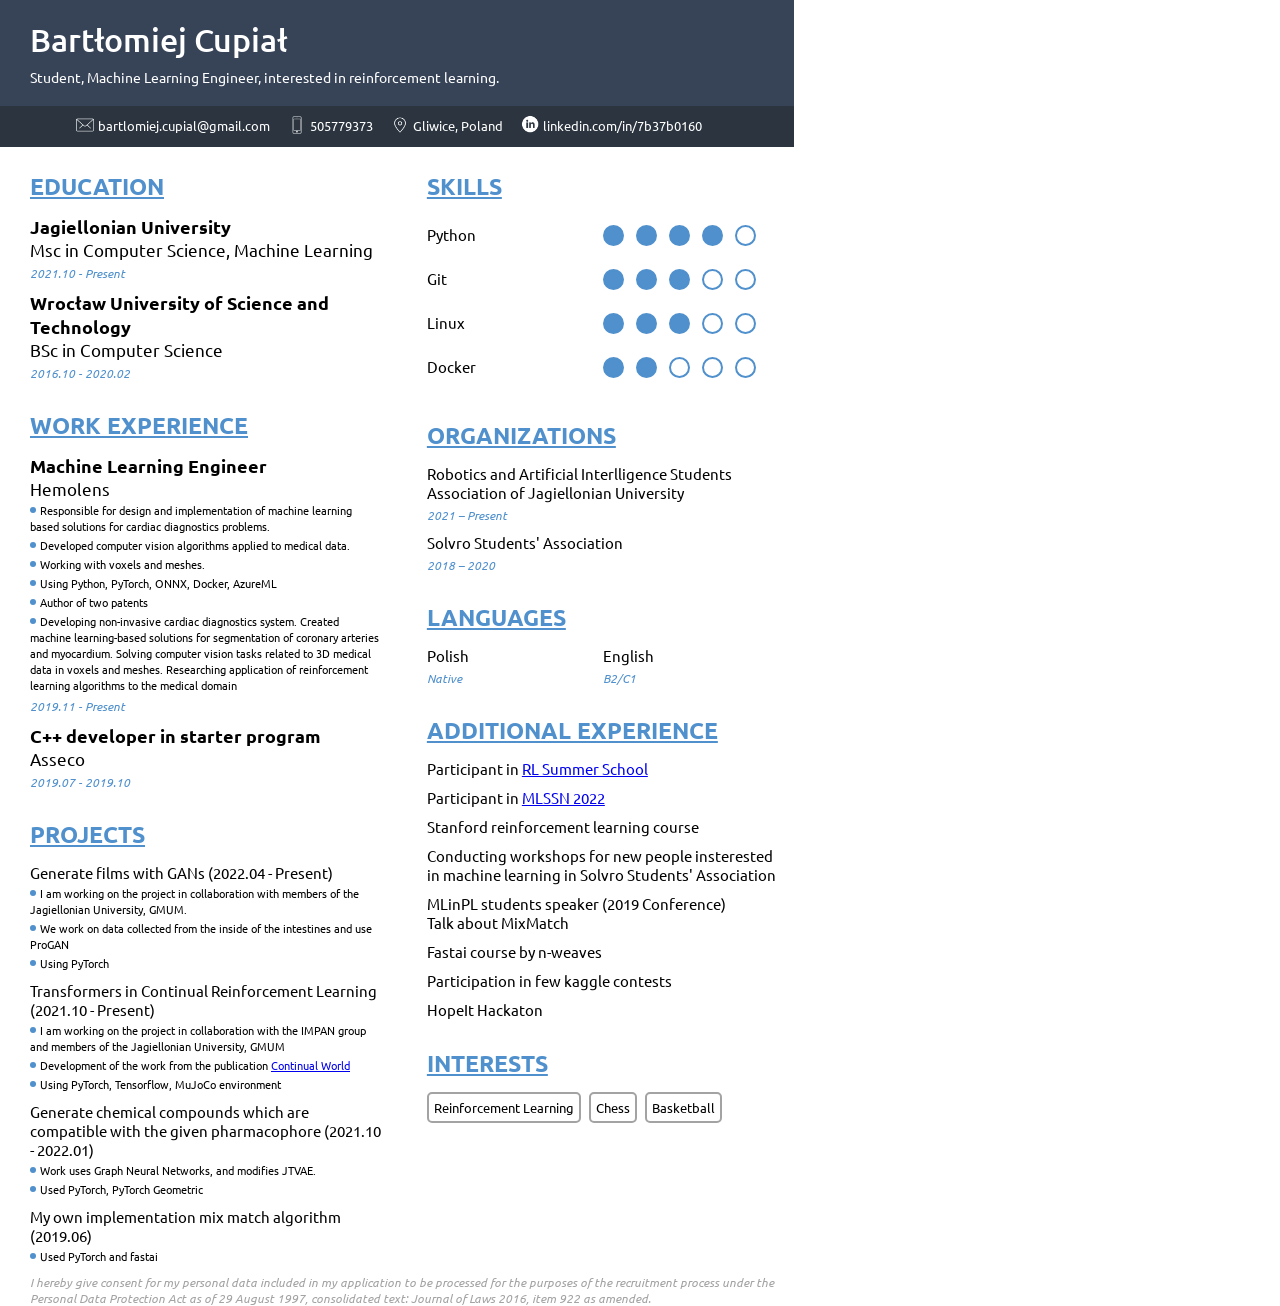
<file: index.html>
<!DOCTYPE html>
<html lang="pl">

<head runat="server">
    <meta charset="utf-8">
    <meta name="description" content="...">
    <meta name="Bartek" content="...">
    <meta name="viewport" content="width=device-width, initial-scale=1.0" />
    <link rel="stylesheet" href="style.css">
    <link rel="stylesheet" type="text/css"
        href="http://fonts.googleapis.com/css?family=Ubuntu:regular,bold&subset=Latin">
</head>

<body>
    <div class="lul">
        <header>
            <div class="row">
                <div class="col-10-10">
                    <div style="padding: 20px 30px 20px 30px;">
                        <div class="title">Bartłomiej Cupiał</div>
                        <div class="subtitle">Student, Machine Learning Engineer, interested in reinforcement learning.
                        </div>
                    </div>
                </div>
                <!-- <div class="col-2-10">
                    <img class="pic" src="id2.jpeg">
                </div> -->
            </div>
        </header>
        <div class="bar">
            <div class="items-container">

                <div class="items"> <img class="icon" src="mail.png"> bartlomiej.cupial@gmail.com </div>
                <div class="items"> <img class="icon" src="phone.png"> 505779373 </div>
                <div class="items"> <img class="icon" src="maps.png"> Gliwice, Poland </div>
                <div class="items"> <img class="icon" src="linkedin.png" style="margin-top:-2px">
                    linkedin.com/in/7b37b0160 </div>
            </div>
        </div>
        <div class="content">
            <div class="row">
                <div class="col-3-6">
                    <div class="container">
                        <div class="section">
                            <div class="title">EDUCATION</div>
                            <div class="subtitle">Jagiellonian University</div>
                            <div class="subsubtitle"> Msc in Computer Science, Machine Learning</div>
                            <div class="last">2021.10 - Present</div>
                            <br>
                            <div class="subtitle">Wrocław University of Science and Technology</div>
                            <div class="subsubtitle"> BSc in Computer Science</div>
                            <div class="last">2016.10 - 2020.02</div>
                        </div>

                        <div class="section">
                            <div class="title">WORK EXPERIENCE</div>
                            <div class="subtitle">Machine Learning Engineer</div>
                            <div class="subsubtitle">Hemolens</div>
                                <li>Responsible for design and implementation of machine learning based solutions for
                                cardiac diagnostics problems. </li>
                                <li>Developed computer vision algorithms applied to medical data.</li>
                                <li>Working with voxels and meshes.</li>
                                <li>Using Python, PyTorch, ONNX, Docker, AzureML</li>
                                <li>Author of two patents</li>
                                <li>Developing non-invasive cardiac diagnostics system.
                                    Created machine learning-based solutions for segmentation of coronary arteries and myocardium.
                                    Solving computer vision tasks related to 3D medical data in voxels and meshes.
                                    Researching application of reinforcement learning algorithms to the medical domain
                                </li>
                                <div class="last">2019.11 - Present</div>
                            <br>
                            <div class="subtitle">C++ developer in starter program</div>
                            <div class="subsubtitle">Asseco</div>
                            <div class="last">2019.07 - 2019.10</div>
                        </div>

                        <div class="section last">
                            <div class="title">PROJECTS</div>
                            <p>Generate films with GANs (2022.04 - Present)</p>
                            <li>I am working on the project in collaboration with members of the Jagiellonian University, GMUM.</li>
                            <li>We work on data collected from the inside of the intestines and use ProGAN</li>
                            <li>Using PyTorch</li>
                            <br>
                            <p>Transformers in Continual Reinforcement Learning (2021.10 - Present)</p>
                            <li>I am working on the project in collaboration with the IMPAN group and members of the Jagiellonian University, GMUM</li>
                            <li>Development of the work from the publication <a href="https://arxiv.org/abs/2105.10919"> Continual World </a></li>
                            <li>Using PyTorch, Tensorflow, MuJoCo environment</li>
                            <br>
                            <p>Generate chemical compounds which are compatible with the given pharmacophore (2021.10 - 2022.01)</p>
                            <li>Work uses Graph Neural Networks, and modifies JTVAE.</li>
                            <li>Used PyTorch, PyTorch Geometric</li>
                            <br>
                            <p>My own implementation mix match algorithm (2019.06)</p>
                            <li>Used PyTorch and fastai</li>
                        </div>

                    </div>
                </div>
                <div class="col-3-6">
                    <div class="container">
                        <div class="section">
                            <div class="title">SKILLS</div>
                            <div class="skill">
                                <div class="row">
                                    <div class="col-3-6">
                                        <p>Python</p>
                                    </div>
                                    <div class="col-3-6">
                                        <div class="circle-full"></div>
                                        <div class="circle-full"></div>
                                        <div class="circle-full"></div>
                                        <div class="circle-full"></div>
                                        <div class="circle-empty"></div>
                                    </div>
                                </div>
                            </div>
                            <div class="skill">
                                <div class="row">
                                    <div class="col-3-6">
                                        <p>Git</p>

                                    </div>
                                    <div class="col-3-6">
                                        <div class="circle-full"></div>
                                        <div class="circle-full"></div>
                                        <div class="circle-full"></div>
                                        <div class="circle-empty"></div>
                                        <div class="circle-empty"></div>
                                    </div>
                                </div>
                            </div>
                            <div class="skill">
                                <div class="row">
                                    <div class="col-3-6">
                                        <p>Linux</p>

                                    </div>
                                    <div class="col-3-6">
                                        <div class="circle-full"></div>
                                        <div class="circle-full"></div>
                                        <div class="circle-full"></div>
                                        <div class="circle-empty"></div>
                                        <div class="circle-empty"></div>
                                    </div>
                                </div>
                            </div>
                            <div class="skill">
                                <div class="row">
                                    <div class="col-3-6">
                                        <p>Docker</p>

                                    </div>
                                    <div class="col-3-6">
                                        <div class="circle-full"></div>
                                        <div class="circle-full"></div>
                                        <div class="circle-empty"></div>
                                        <div class="circle-empty"></div>
                                        <div class="circle-empty"></div>
                                    </div>
                                </div>
                            </div>
                        </div>

                        <div class="section">
                            <div class="title">ORGANIZATIONS</div>
                            <p>Robotics and Artificial Interlligence Students Association of Jagiellonian University </p>
                            <div class="last">2021 – Present</div>
                            <br>
                            <p>Solvro Students' Association</p>
                            <div class="last">2018 – 2020</div>
                        </div>

                        <div class="section">
                            <div class="title">LANGUAGES</div>
                            <div class="row">
                                <div class="col-3-6">
                                    <p>Polish</p>
                                    <div class="last">Native</div>
                                </div>
                                <div class="col-3-6">
                                    <p>English</p>
                                    <div class="last">B2/C1</div>
                                </div>
                            </div>
                        </div>
                        <div class="section">
                            <div class="title">ADDITIONAL EXPERIENCE</div>
                            <p>Participant in  <a href="https://rlsummerschool.com/"> RL Summer School </a></p>
                            <br>
                            <p>Participant in  <a href="https://mlss.mlinpl.org/"> MLSSN 2022 </a></p>
                            <br>
                            <p>Stanford reinforcement learning course</p>
                            <br>
                            <p>Conducting workshops for new people insterested in machine learning in Solvro Students'
                                Association</p>
                            <br>
                            <p>MLinPL students speaker (2019 Conference) </p>
                            <p>Talk about MixMatch</p>
                            <br>
                            <p>Fastai course by n-weaves</p>
                            <br>
                            <p>Participation in few kaggle contests</p>
                            <br>
                            <p>HopeIt Hackaton</p>
                        </div>

                        <div class="section last">
                            <div class="title">INTERESTS</div>
                            <div class="pill">Reinforcement Learning</div>
                            <div class="pill">Chess</div>
                            <div class="pill">Basketball</div>
                        </div>
                    </div>
                </div>
            </div>
        </div>

        <footer>
            <div style="padding: 0px 15px 0px 30px;">
                I hereby give consent for my personal data included in my application to be processed for the purposes
                of the recruitment process under the Personal Data Protection Act as of 29 August 1997, consolidated
                text: Journal of Laws 2016, item 922 as amended.
            </div>
        </footer>
    </div>
</body>

</html>
</file>
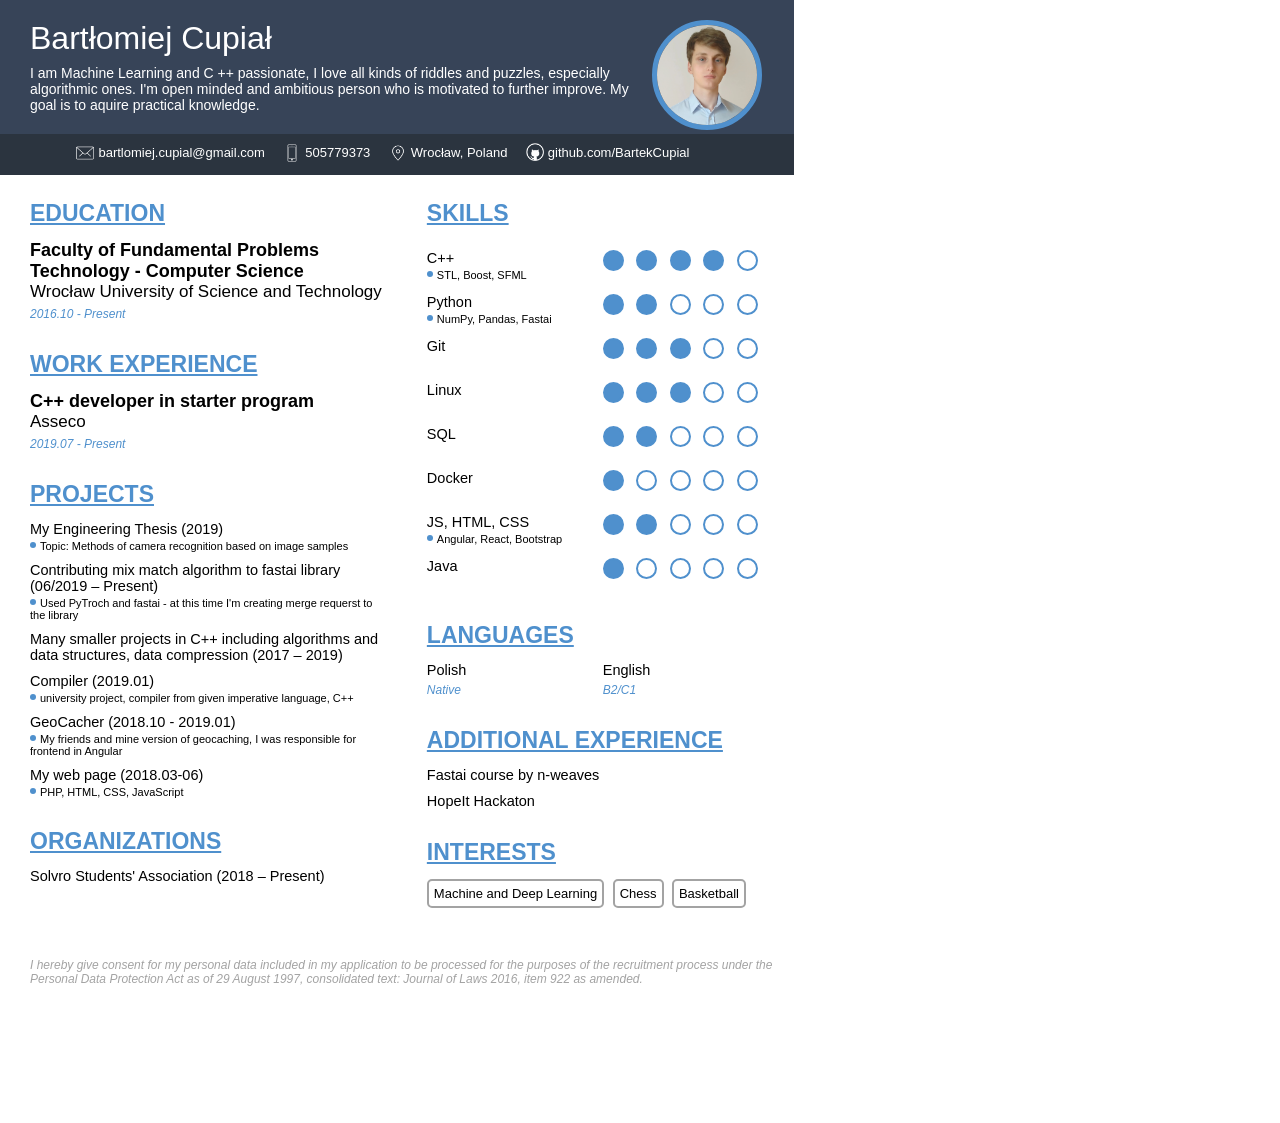
<file: cv.html>
<!DOCTYPE html>
<html lang="pl">
<head runat="server">
<meta charset="utf-8">
<meta name="description" content="...">
<meta name="Bartek" content="...">
<meta name="viewport" content="width=device-width, initial-scale=1.0"/>
<link rel="stylesheet" href="style.css">
    
</head>
<body>
    <div class="lul">
    <header>
        <div class="row">
            <div class="col-8-10">
                <div style="padding: 20px 0px 20px 30px;">
                    <div class="title">Bartłomiej Cupiał</div>
                    <div class="subtitle">I am Machine Learning and C ++ passionate, I love all kinds of riddles and puzzles, especially algorithmic ones.
                        I'm open minded and ambitious person who is motivated to further improve. My goal is to aquire practical knowledge.
                    </div>
                </div>
            </div>
            <div class="col-2-10">
                <img class="pic" src="id.jpg">
            </div>
        </div>
    </header>
    <div class="bar">
        <div class="items-container">
                
            <div class="items"> <img class="icon " src="mail.png"> bartlomiej.cupial@gmail.com </div>
            <div class="items"> <img class="icon" src="phone.png"> 505779373 </div>
            <div class="items"> <img class="icon" src="maps.png"> Wrocław, Poland </div>
            <div class="items"> <img class="icon" src="github.png" style="margin-top:-2px"> github.com/BartekCupial </div>
        </div>
    </div>
    <div class="content">
        <div class="row">
            <div class="col-3-6">
                <div class="container">
                    <div class="section">
                        <div class="title">EDUCATION</div>
                        <div class="subtitle">Faculty of Fundamental Problems Technology - Computer Science</div>
                        <div class="subsubtitle">Wrocław University of Science and Technology</div>
                        <div class="last">2016.10 - Present</div>
                    </div>

                    <div class="section">
                        <div class="title">WORK EXPERIENCE</div>
                        <div class="subtitle">C++ developer in starter program</div>
                        <div class="subsubtitle">Asseco</div>
                        <div class="last">2019.07 - Present</div>
                    </div>

                    <div class="section">
                        <div class="title">PROJECTS</div>
                        <p>My Engineering Thesis (2019)</p>
                        <li>Topic: Methods of camera recognition based on image samples</li>
                        <br>
                        <p>Contributing mix match algorithm to fastai library (06/2019 – Present)</p>
                        <li>Used PyTroch and fastai - at this time I'm creating merge requerst to the library</li>
                        <br>
                        <p>Many smaller projects in C++ including algorithms and data structures, data compression (2017 – 2019)</p>
                        <br>
                        <p>Compiler (2019.01)</p>
                        <li>university project, compiler from given imperative language, C++</li>
                        <br>
                        <p>GeoCacher (2018.10 - 2019.01)</p>
                        <li>My friends and mine version of geocaching, I was responsible for frontend in Angular</li>
                        <br>
                        <p>My web page (2018.03-06)</p>
                        <li>PHP, HTML, CSS, JavaScript</li>
                    </div>
                    
                    <div class="section">
                        <div class="title">ORGANIZATIONS</div>
                        <p>Solvro Students' Association (2018 – Present)</p>
                    </div>

                </div>
            </div>
            <div class="col-3-6">
                <div class="container">
                    <div class="section">
                        <div class="title">SKILLS</div>
                        <div class="skill">
                            <div class="row">
                                <div class="col-3-6">
                                    <p>C++</p>
                                    <li>STL, Boost, SFML</li>
                                </div>
                                <div class="col-3-6">
                                    <div class="circle-full"></div>
                                    <div class="circle-full"></div>
                                    <div class="circle-full"></div>
                                    <div class="circle-full"></div>
                                    <div class="circle-empty"></div>
                                </div>
                            </div>
                        </div>
                        <div class="skill">
                            <div class="row">
                                <div class="col-3-6">
                                    <p>Python</p>
                                    <li>NumPy, Pandas, Fastai</li>
                                    
                                </div>
                                <div class="col-3-6">
                                    <div class="circle-full"></div>
                                    <div class="circle-full"></div>
                                    <div class="circle-empty"></div>
                                    <div class="circle-empty"></div>
                                    <div class="circle-empty"></div>
                                </div>
                            </div>
                        </div>
                        <div class="skill">
                            <div class="row">
                                <div class="col-3-6">
                                    <p>Git</p>
                                    
                                </div>
                                <div class="col-3-6">
                                    <div class="circle-full"></div>
                                    <div class="circle-full"></div>
                                    <div class="circle-full"></div>
                                    <div class="circle-empty"></div>
                                    <div class="circle-empty"></div>
                                </div>
                            </div>
                        </div>
                        <div class="skill">
                            <div class="row">
                                <div class="col-3-6">
                                    <p>Linux</p>
                                    
                                </div>
                                <div class="col-3-6">
                                    <div class="circle-full"></div>
                                    <div class="circle-full"></div>
                                    <div class="circle-full"></div>
                                    <div class="circle-empty"></div>
                                    <div class="circle-empty"></div>
                                </div>
                            </div>
                        </div>
                        <div class="skill">
                            <div class="row">
                                <div class="col-3-6">
                                    <p>SQL</p>
                                    
                                </div>
                                <div class="col-3-6">
                                    <div class="circle-full"></div>
                                    <div class="circle-full"></div>
                                    <div class="circle-empty"></div>
                                    <div class="circle-empty"></div>
                                    <div class="circle-empty"></div>
                                </div>
                            </div>
                        </div>
                        <div class="skill">
                            <div class="row">
                                <div class="col-3-6">
                                    <p>Docker</p>
                                    
                                </div>
                                <div class="col-3-6">
                                    <div class="circle-full"></div>
                                    <div class="circle-empty"></div>
                                    <div class="circle-empty"></div>
                                    <div class="circle-empty"></div>
                                    <div class="circle-empty"></div>
                                </div>
                            </div>
                        </div>
                        <div class="skill">
                            <div class="row">
                                <div class="col-3-6">
                                    <p>JS, HTML, CSS</p>
                                    <li>Angular, React, Bootstrap</li>
                                </div>
                                <div class="col-3-6">
                                    <div class="circle-full"></div>
                                    <div class="circle-full"></div>
                                    <div class="circle-empty"></div>
                                    <div class="circle-empty"></div>
                                    <div class="circle-empty"></div>
                                </div>
                            </div>
                        </div>
                        <div class="skill">
                            <div class="row">
                                <div class="col-3-6">
                                    <p>Java</p>
                                </div>
                                <div class="col-3-6">
                                    <div class="circle-full"></div>
                                    <div class="circle-empty"></div>
                                    <div class="circle-empty"></div>
                                    <div class="circle-empty"></div>
                                    <div class="circle-empty"></div>
                                </div>
                            </div>
                        </div>
                    </div>
                    
                    <div class="section">
                        <div class="title">LANGUAGES</div>
                        <div class="row">
                            <div class="col-3-6">
                                <p>Polish</p>
                                <div class="last">Native</div>
                            </div>
                            <div class="col-3-6">
                                <p>English</p>
                                <div class="last">B2/C1</div>
                            </div>
                        </div>
                    </div>
                    <div class="section">
                        <div class="title">ADDITIONAL EXPERIENCE</div>
                        <p>Fastai course by n-weaves</p>
                        <br>
                        <p>HopeIt Hackaton</p>
                    </div>

                    <div class="section">
                        <div class="title">INTERESTS</div>
                        <div class="pill">Machine and Deep Learning</div>
                        <div class="pill">Chess</div>
                        <div class="pill">Basketball</div>
                    </div>
                </div>
            </div>
        </div>
    </div>
    <br>
    
    <footer>
        <div style="padding: 0px 15px 0px 30px;">
        I hereby give consent for my personal data included in my application to be processed for the purposes of the recruitment process under the Personal Data Protection Act as of 29 August 1997, consolidated text: Journal of Laws 2016, item 922 as amended.
        </div>
    </footer>
</div>
</body>
</html>
</file>
<file: style.css>
* {transition: none !important}

header {
    /* height: 13.636%; */
    width: 100%;
    background-color: #374458;
    color: #FFFFFF;
}

header .title {
    font-size: 32px;
    margin-bottom: 8px;
    font-weight: 450;
}

header .subtitle {
    font-size: 14px;
}


br {
    display: block;
    content: "";
    margin-top: 10px;
}

.content {
    color: #000000;
}

.section {
    margin-bottom: 30px;
}

.col-3-6 .container {
    padding-top: 25px;
}

.section .title {
    font-size: 23px;
    color: #4F90CD;
    font-weight: 600;
    text-decoration: underline;
    margin-bottom: 13px;

}

.section .subtitle {
    font-size: 18px;
    font-weight: 650;
}

.last {
    margin-bottom: 0px;
}

.icon {
    /* object-fit: cover; */
    /* object-position: 50% 50%; */
    /* margin-left: 17px; */
    width: 18px;
    height: 18px;
    margin-top: -1px;
    margin-right:4px;
    float: left;
    /* padding-top: 5px; */
}

.section .subsubtitle {
    font-size: 17px;
}

.section p {
    font-size: 14.5px;
    margin: 0;
    padding: 0;
}

.section {
    list-style: none;
}

.section li {
    margin-top: 3px;
    font-size: 11px;
}

.section li::before  {
    display:          inline-block;
    vertical-align:   middle;
    width:            6px;
    height:           6px;
    background-color: #4F90CD;
    margin-right:     4px;
    margin-bottom:    3px;
    content:          ' ';
    border-radius:    50%;  
}

.section .last {
    margin-top: 5px;
    color: #4F90CD;
    font-size: 12px;
    font-style: italic;
}

.section .pill {
    display: inline-block;
    color: black;
    text-align: center;
    text-decoration: none;
    font-size: 13px;
    border-radius: 5px;
    padding: 5px;
    margin-right: 4px;
    border: 2px solid #A3A3A3;
}

.pic {
    object-fit: cover;
    object-position: 50% 50%;
    margin-left: 17px;
    width: 100px;
    height: 100px;
    margin-top: 20px;
    border-radius: 50%;
    border:5px solid #4F90CD;
}

.center {
    display: block;
    margin-left: auto;
    margin-right: auto;
    width: 50%;
}

.skill {
    height: 24px;
    padding: 10px 0;
}

.circle-full {
    height: 17px;
    width: 17px;
    background-color: #4F90CD;
    border: 2px solid #4F90CD;
    border-radius: 50%;
    display: inline-block;
    margin-right: 8px;
}

.circle-empty {
    height: 17px;
    width: 17px;
    background-color: #fff;
    border: 2px solid #4F90CD;
    border-radius: 50%;
    display: inline-block;
    margin-right: 8px;
}

.container {
    padding: 10px 15px 10px 30px;
}

.bar {
    height: 3.636%;
    width: 100%;
    background-color: #2B343F;
    color: #FFFFFF;
}

.items-container {
    padding: 6px;
    margin-left: auto;
    margin-right: auto;
    width: 82%;
}

.items {
    display: inline-block;
    color: white;
    text-align: center;
    text-decoration: none;
    font-size: 13px;
    border-radius: 5px;
    padding: 5px;
    margin-right: 4px;
    /* border: 2px solid #A3A3A3; */
}


footer {
    margin-top: 0px;
    width: 100%;
    font-style: italic;
    color: #A3A3A3;
    font-size: 12px;
}

.lul {
    background-color: #FFFFFF;
    width: 21cm;
    height: 29.7cm;
    margin: 0 auto ;
}


body {
   /* width: 100%;
    height: 100%;*/
    width: 21cm;
    height: 29.7cm;
	margin : 0;
    /*background-color: #303D46;*/
	font-family: Ubuntu, sans-serif;
}

.row:after {
    content: "";
    clear: both;
    display: table;
}
[class*='col-'] {
    float: left;
    width: 100%;
    height: 100%;
    padding: 0 0%;
}
.row {
    /* margin-bottom: 0.5em; */
    width: 100%;
}


@media screen and (min-width: 100px) {
    .row+.row {
        margin-top: 0.5em;
    }
    .col-1-6 {
        width: 15.8333%;
    }
    .col-2-6{
        width: 32.3333%;
    } 
    .col-3-6 {
        width: 50%;
    }
    .col-4-6 {
        width: 66.3333%;
    }
    .col-5-6 {
        width: 83.1333%;
    }
    .col-6-6 {
        width: 100%;
    }  

    .col-8-10 {
        width:80%;
    }

    .col-2-10 {
        width:20%;
    }

    /* [class*='col-'] {
        margin-right: 1%
    }
    [class*='col-']:last-of-type {
        margin-right:0;
    } */
}
</file>
